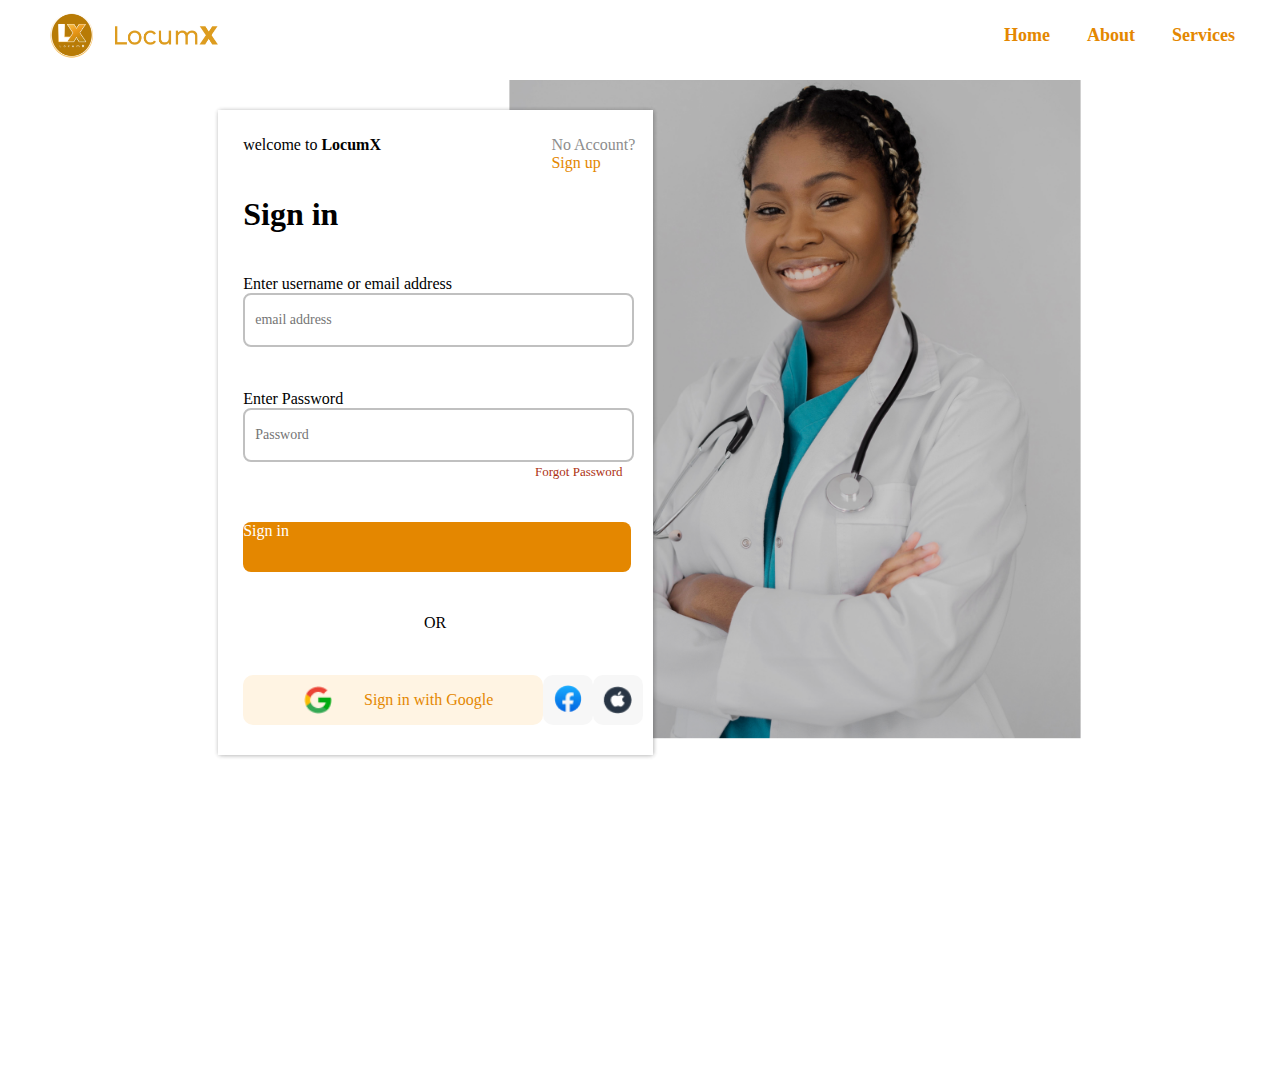
<file: Locum X Main/html/IndLogin.html>
<!DOCTYPE html>
<html lang="en" dir="ltr">
  <head>
    <meta charset="UTF-8">
    <meta name="viewport" content="width=device-width, initial-scale=1.0">
    <title>LocumX</title>
    <link rel="stylesheet" href="../CSS1/style.css">
    <link rel="stylesheet" href="../CSS1/sign.css">
   </head>
<body>
    <nav>
        <div class="menu">
            <img class="logo" src="../images1/Logo.png" alt="">
            <div class="subsCon">
                <ul>
                    <li><a href="index.html">Home</a></li>
                    <li><a href="about.html">About</a></li>
                    <li><a href="#">Services</a></li>
                </ul>
            </div>
        </div>
    </nav>
    <div id="container">
        <img class="baseimage signinImg" src="../images1/Rectangle 80.png" alt="">
        
        <form class="signform signin" action="submit">
            <p id="redir">No Account?<br><a href="../html/IndSignup.html">Sign up</a></p>
            <p>welcome to <span>LocumX</span></p>
            <h1>Sign in</h1>
            <div>
                <label>Enter username or email address</label><br>
                <input type="email" name="email" placeholder="email address">
            </div>
            <div>
                <label>Enter Password</label><br>
                <input type="password" name="password" placeholder="Password">
                <a href="#" id="Fpassword">Forgot Password</a>
            </div>
            <a href="MainScreenInd.html"><div id="submitit">Sign in</div><!--<input type="submit" name="signin" value="Sign in">--></a>
            <span id="or">OR</span>
            <div id="otherOpt">
                <a href=""><div id="googleOpt"><img src="../icons1/google.png"> <span>Sign in with Google</span></div></a>
                <a href=""><div class="smallOpt"><img src="../icons1/facebook1.png"></div></a>
                <a href=""><div class="smallOpt"><img src="../icons1/apple.png"></div></a>
            </div>
        </form>
    </div>
</body>
</html>
</file>
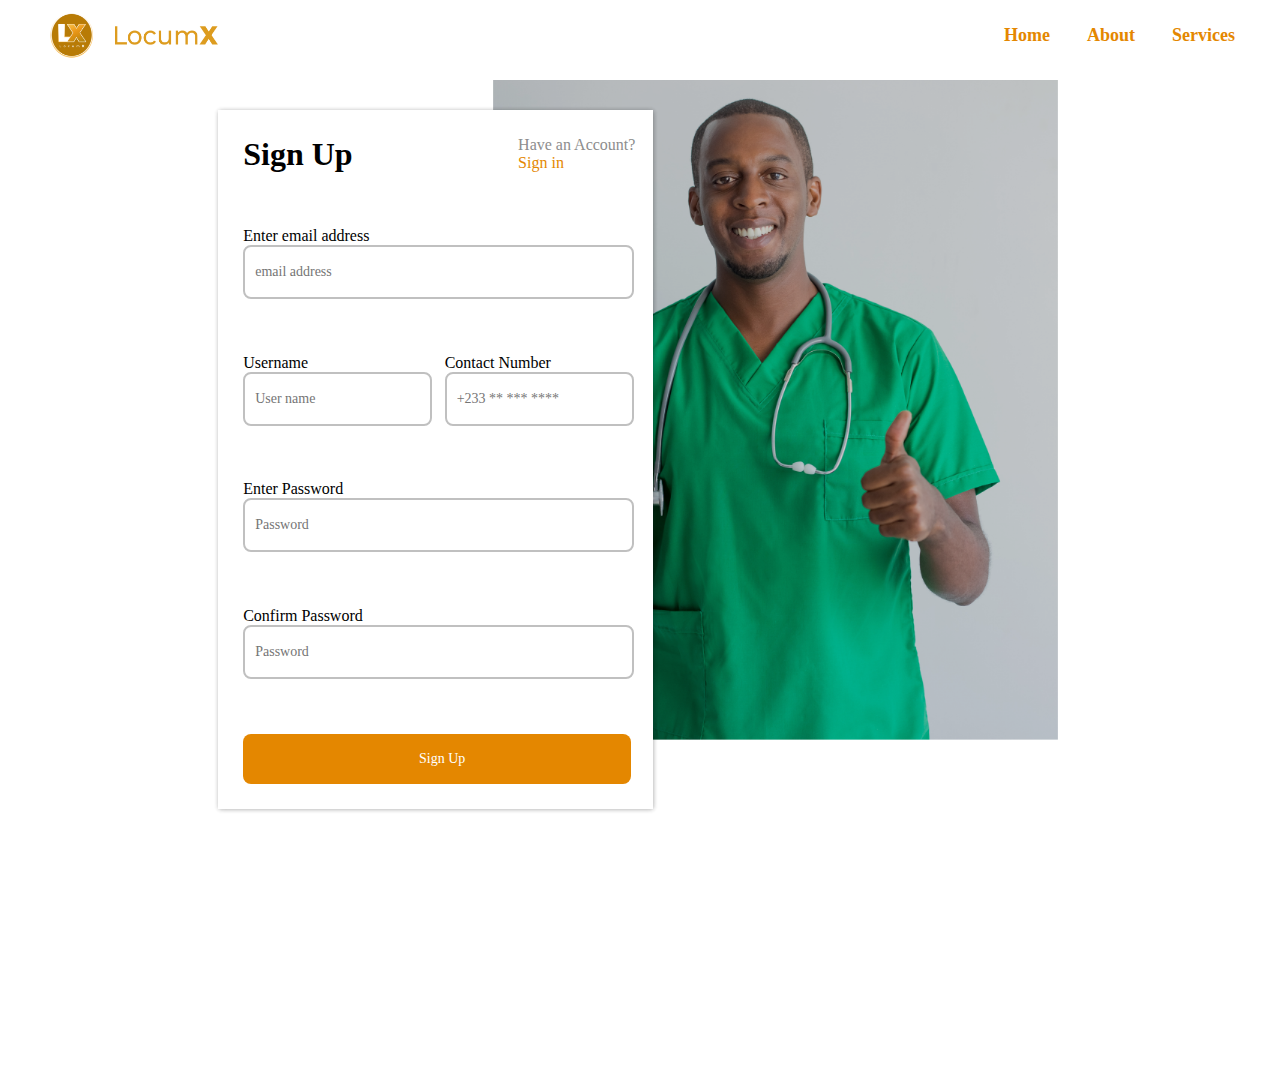
<file: Locum X Main/html/IndSignup.html>
<!DOCTYPE html>
<html lang="en" dir="ltr">
  <head>
    <meta charset="UTF-8">
    <meta name="viewport" content="width=device-width, initial-scale=1.0">
    <title>LocumX</title>
    <link rel="stylesheet" href="../CSS1/style.css">
    <link rel="stylesheet" href="../CSS1/sign.css">
   </head>
<body>
    <nav>
        <div class="menu">
            <img class="logo" src="../images1/Logo.png" alt="">
            <div class="subsCon">
                <ul>
                    <li><a href="#">Home</a></li>
                    <li><a href="#">About</a></li>
                    <li><a href="#">Services</a></li>
                </ul>
            </div>
        </div>
    </nav>
    <div id="container">
        <img class="baseimage" src="../images1/Rectangle 81.png" alt="">
        
        <form class="signform" action="submit">
            <p id="redir">Have an Account?<br><a href="../html/IndLogin.html">Sign in</a></p>
            <h1>Sign Up</h1>
            <div>
                <label>Enter email address</label><br>
                <input type="email" name="email" placeholder="email address">
            </div>
            <div id="shorts">
                <div class="shortinput">
                    <label>Username</label><br>
                    <input type="text" name="username" placeholder="User name">
                </div>
                <div class="shortinput">
                    <label>Contact Number</label><br>
                    <input type="tel" name="tele" placeholder="+233 ** *** ****">
                </div>
            </div>
            <div>
                <label>Enter Password</label><br>
                <input type="password" name="password" placeholder="Password">
            </div>
            <div>
                <label>Confirm Password</label><br>
                <input type="password" name="password" placeholder="Password">
            </div>
            <input type="submit" name="sign up" value="Sign Up">
        </form>
    </div>
</body>
</html>
</file>
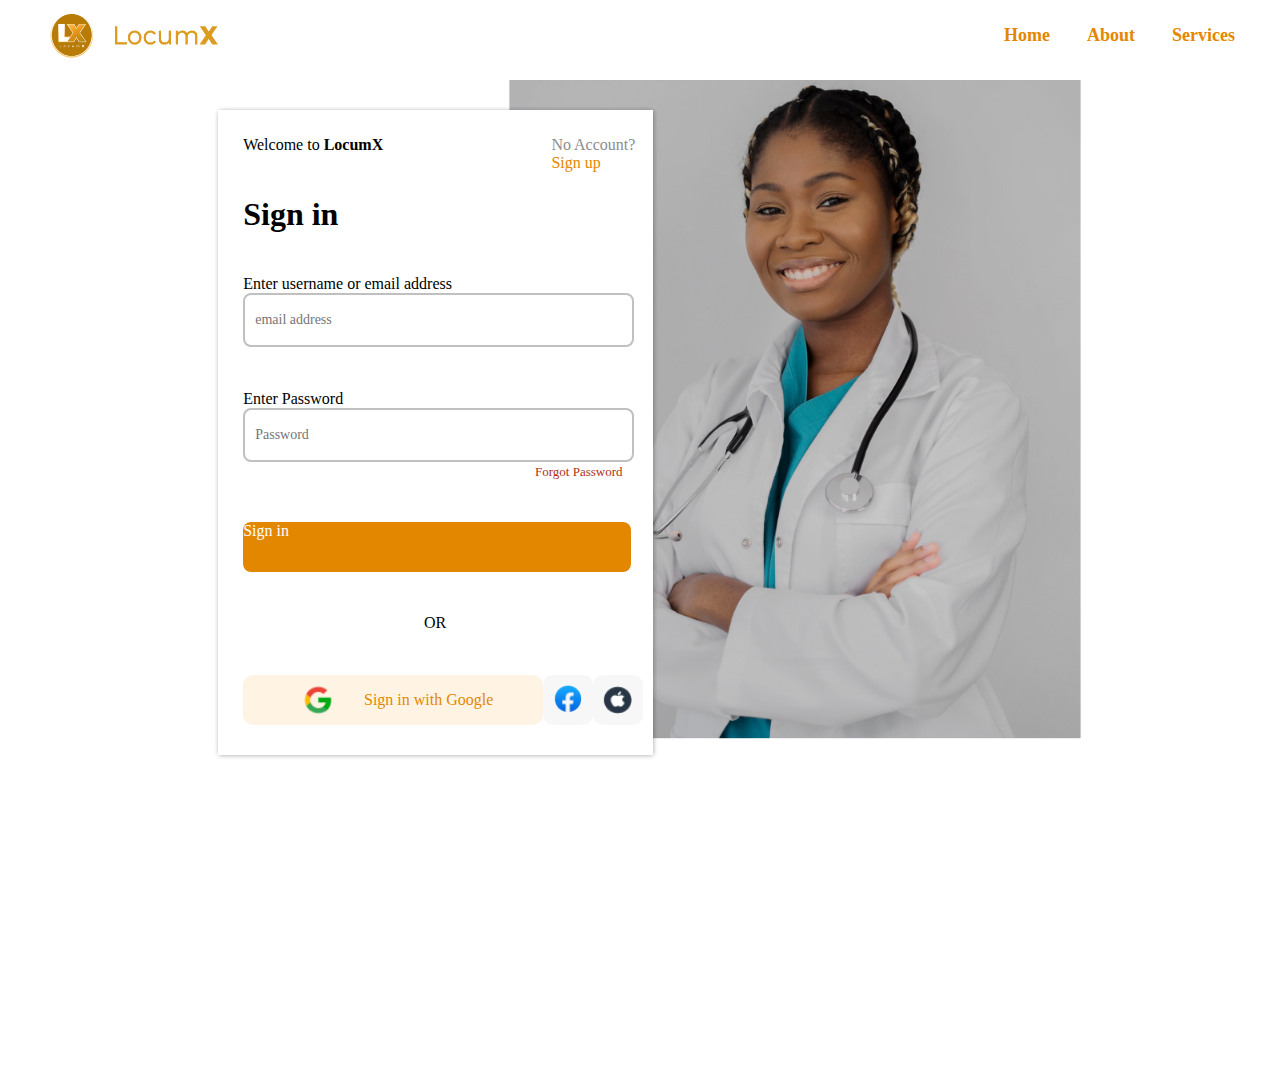
<file: Locum X Main/html/InstLogin.html>
<!DOCTYPE html>
<html lang="en" dir="ltr">
  <head>
    <meta charset="UTF-8">
    <meta name="viewport" content="width=device-width, initial-scale=1.0">
    <title>LocumX</title>
    <link rel="stylesheet" href="../CSS1/style.css">
    <link rel="stylesheet" href="../CSS1/sign.css">
   </head>
<body>
    <nav>
        <div class="menu">
            <img class="logo" src="../images1/Logo.png" alt="">
            <div class="subsCon">
                <ul>
                    <li><a href="#">Home</a></li>
                    <li><a href="#">About</a></li>
                    <li><a href="#">Services</a></li>
                </ul>
            </div>
        </div>
    </nav>
    <div id="container">
        <img class="baseimage signinImg" src="../images1/Rectangle 80.png" alt="">
        
        <form class="signform signin" action="submit">
            <p id="redir">No Account?<br><a href="../html/InstSignup.html">Sign up</a></p>
            <p>Welcome to <span>LocumX</span></p>
            <h1>Sign in</h1>
            <div>
                <label>Enter username or email address</label><br>
                <input type="email" name="email" placeholder="email address">
            </div>
            <div>
                <label>Enter Password</label><br>
                <input type="password" name="password" placeholder="Password">
                <span id="Fpassword">Forgot Password</span>
            </div>
            <a href="MainScreenIns.html"><div id="submitit">Sign in</div><!--<input type="submit" name="signin" value="Sign in">--></a>
            <span id="or">OR</span>
            <div id="otherOpt">
                <a href=""><div id="googleOpt"><img src="../icons1/google.png"> <span>Sign in with Google</span></div></a>
                <a href=""><div class="smallOpt"><img src="../icons1/facebook1.png"></div></a>
                <a href=""><div class="smallOpt"><img src="../icons1/apple.png"></div></a>
            </div>
        </form>
    </div>
</body>
</html>
</file>
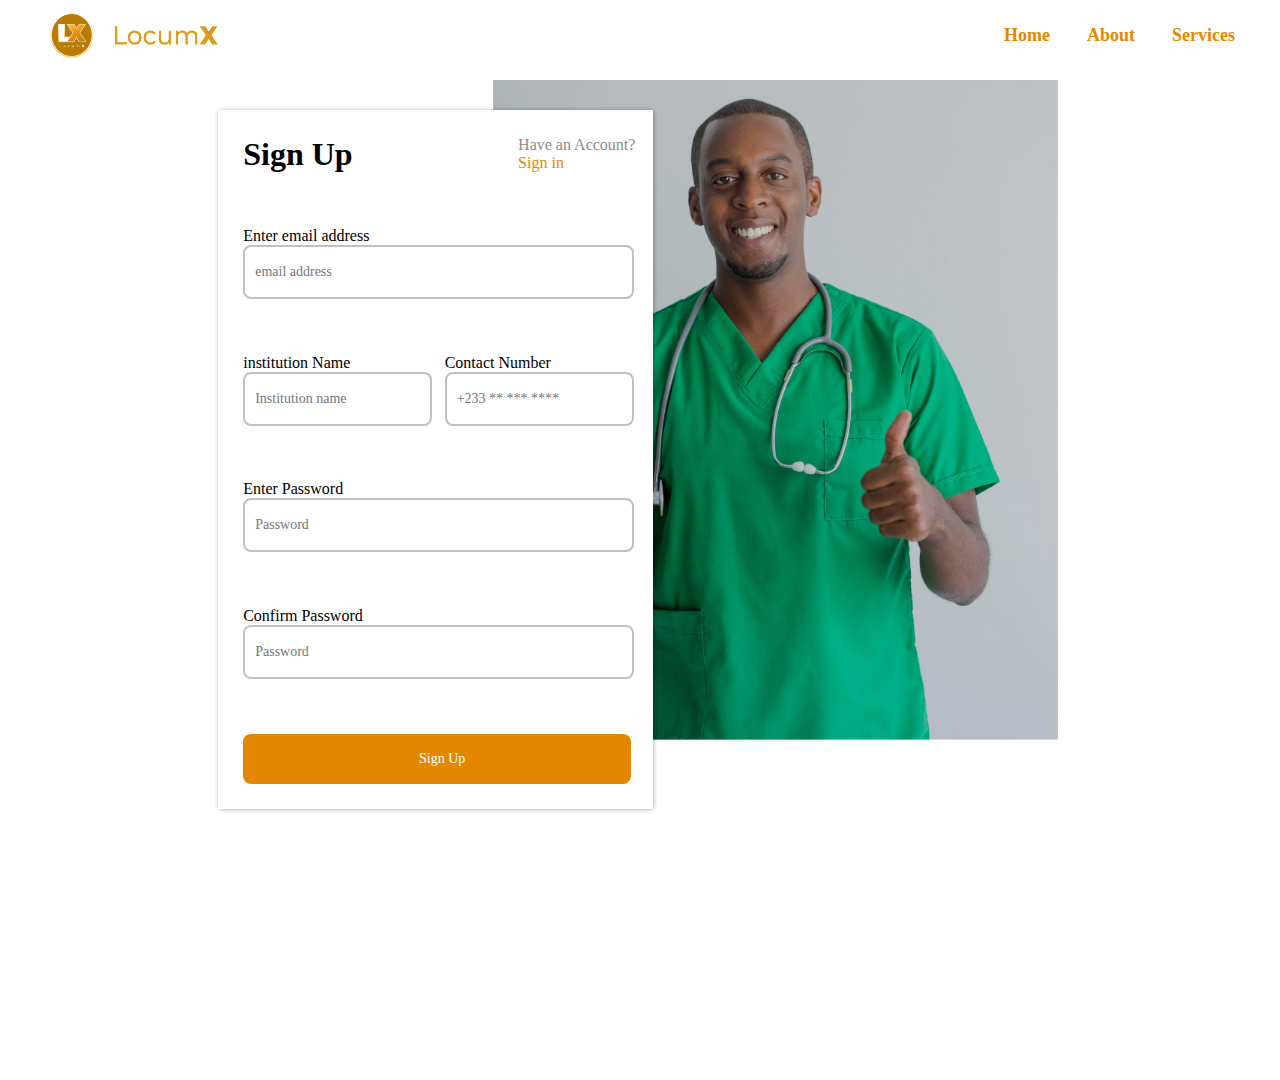
<file: Locum X Main/html/InstSignup.html>
<!DOCTYPE html>
<html lang="en" dir="ltr">
  <head>
    <meta charset="UTF-8">
    <meta name="viewport" content="width=device-width, initial-scale=1.0">
    <title>LocumX</title>
    <link rel="stylesheet" href="../CSS1/style.css">
    <link rel="stylesheet" href="../CSS1/sign.css">
   </head>
<body>
    <nav>
        <div class="menu">
            <img class="logo" src="../images1/Logo.png" alt="">
            <div class="subsCon">
                <ul>
                    <li><a href="#">Home</a></li>
                    <li><a href="#">About</a></li>
                    <li><a href="#">Services</a></li>
                </ul>
            </div>
        </div>
    </nav>
    <div id="container">
        <img class="baseimage" src="../images1/Rectangle 81.png" alt="">
        
        <form class="signform" action="submit">
            <p id="redir">Have an Account?<br><a href="InstLogin.html">Sign in</a></p>
            <h1>Sign Up</h1>
            <div>
                <label>Enter email address</label><br>
                <input type="email" name="email" placeholder="email address">
            </div>
            <div id="shorts">
                <div class="shortinput">
                    <label>institution Name</label><br>
                    <input type="text" name="username" placeholder="Institution name">
                </div>
                <div class="shortinput">
                    <label>Contact Number</label><br>
                    <input type="tel" name="tele" placeholder="+233 ** *** ****">
                </div>
            </div>
            <div>
                <label>Enter Password</label><br>
                <input type="password" name="password" placeholder="Password">
            </div>
            <div>
                <label>Confirm Password</label><br>
                <input type="password" name="password" placeholder="Password">
            </div>
            <input type="submit" name="sign up" value="Sign Up">
        </form>
    </div>
</body>
</html>
</file>
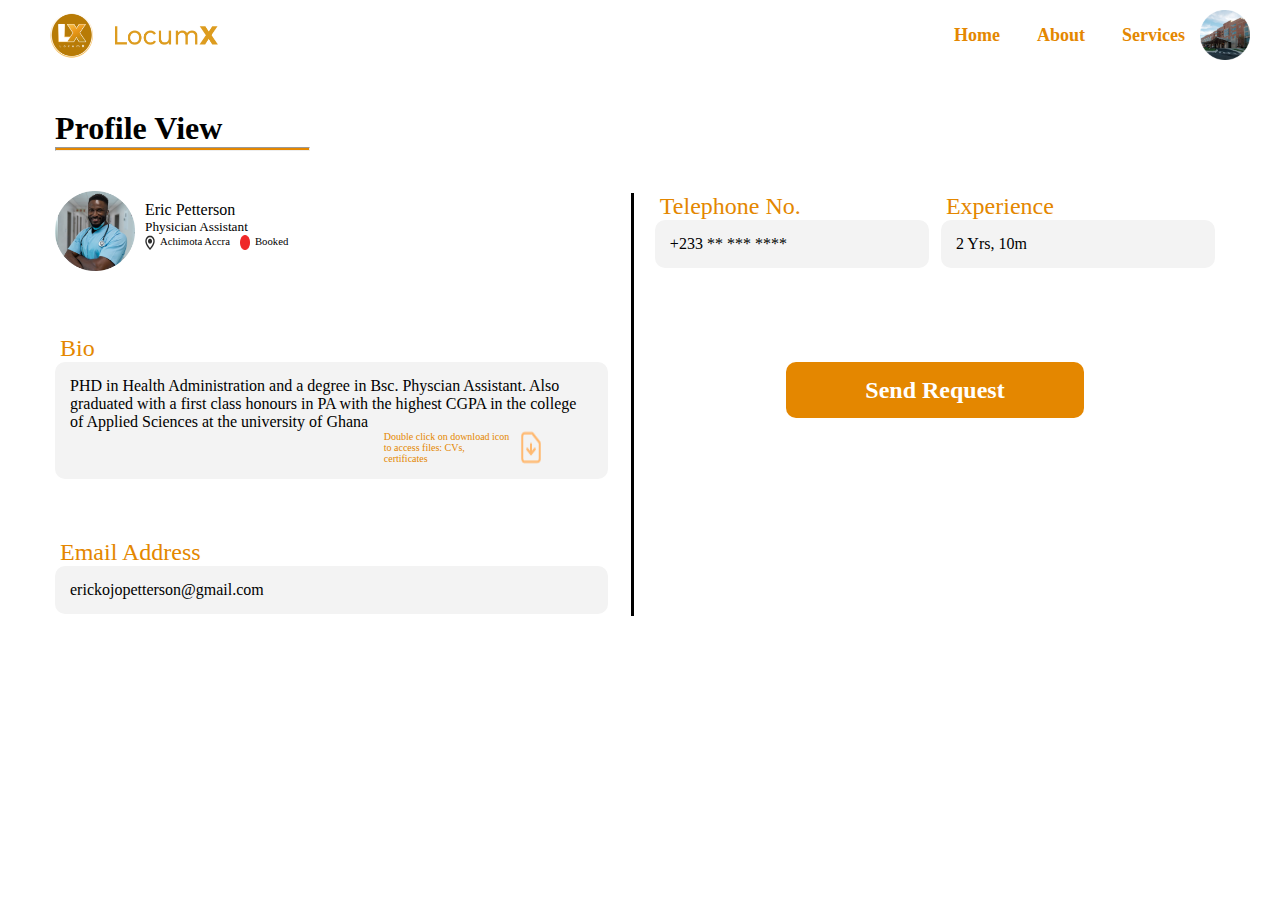
<file: Locum X Main/html/profileView.html>
<!DOCTYPE html>
<html lang="en" dir="ltr">
  <head>
    <meta charset="UTF-8">
    <meta name="viewport" content="width=device-width, initial-scale=1.0">
    <title>LocumX</title>
    <link rel="stylesheet" href="../CSS1/homepage.css">
    <link rel="stylesheet" href="../CSS1/profile.css">
    <link rel="stylesheet" href="../CSS1/style.css">
   </head>
<body>
    <nav>
        <div class="menu">
            <img class="logo" src="../images1/Logo.png" alt="">
            <div class="subsCon">
                <ul>
                    <li><a href="#">Home</a></li>
                    <li><a href="#">About</a></li>
                    <li><a href="#">Services</a></li>
                </ul>
                <a class="profileLogo" href="../html/profile.html"><img class="profileImg" src="../images1/Ellipse 9.png"></a>
            </div>
        </div>
    </nav>
    <div class="profileContainer">
        <h1>Profile View</h1>
        <hr>
        <div class="info">
            <div class="imgCon"><img class="f_img" src="../images1/Ellipse 24.png"></div>
            <div class="Pname">
                <h4>Eric Petterson</h4>
                <h5>Physician Assistant</h5>
                <div id="locStat">
                    <img  src="../icons1/location.png"><h6 id="loc">Achimota Accra</h6><img id="redDot" src="../icons1/reddot.png"><h6> Booked</h6>
                </div>
            </div>
        </div>
        <div id="bio">
            <span class="labelText">Bio</span>
            <div class="bioText">
                <p>PHD in Health Administration and a degree in Bsc. Physcian Assistant. Also graduated with a first class honours in PA with the highest CGPA in the college of Applied Sciences at the university of Ghana</p>
                <a href="#">
                    <div id="cv">
                        <span>Double click on download icon to access files: CVs, certificates</span>
                        <img src="../icons1/filedownload.png">
                    </div>
                </a>
            </div>
        </div>
        <div id="E_textbox">
            <span class="labelText">Email Address</span><br>
            <div class="bioText">
                <a>erickojopetterson@gmail.com</a>
            </div>
        </div>
        <div id="vl"></div>
        <div id="tele">
            <span class="labelText">Telephone No.</span><br>
            <div class="bioText">
                <span>+233 ** *** ****</span>
            </div>
        </div>
        <div id="expe">
            <span class="labelText">Experience</span>
            <div class="bioText">
                <span>2 Yrs, 10m</span>
            </div>
        </div>
        <div id="Sreq">Send Request</div>
    </div>
</body>
</html>
</file>
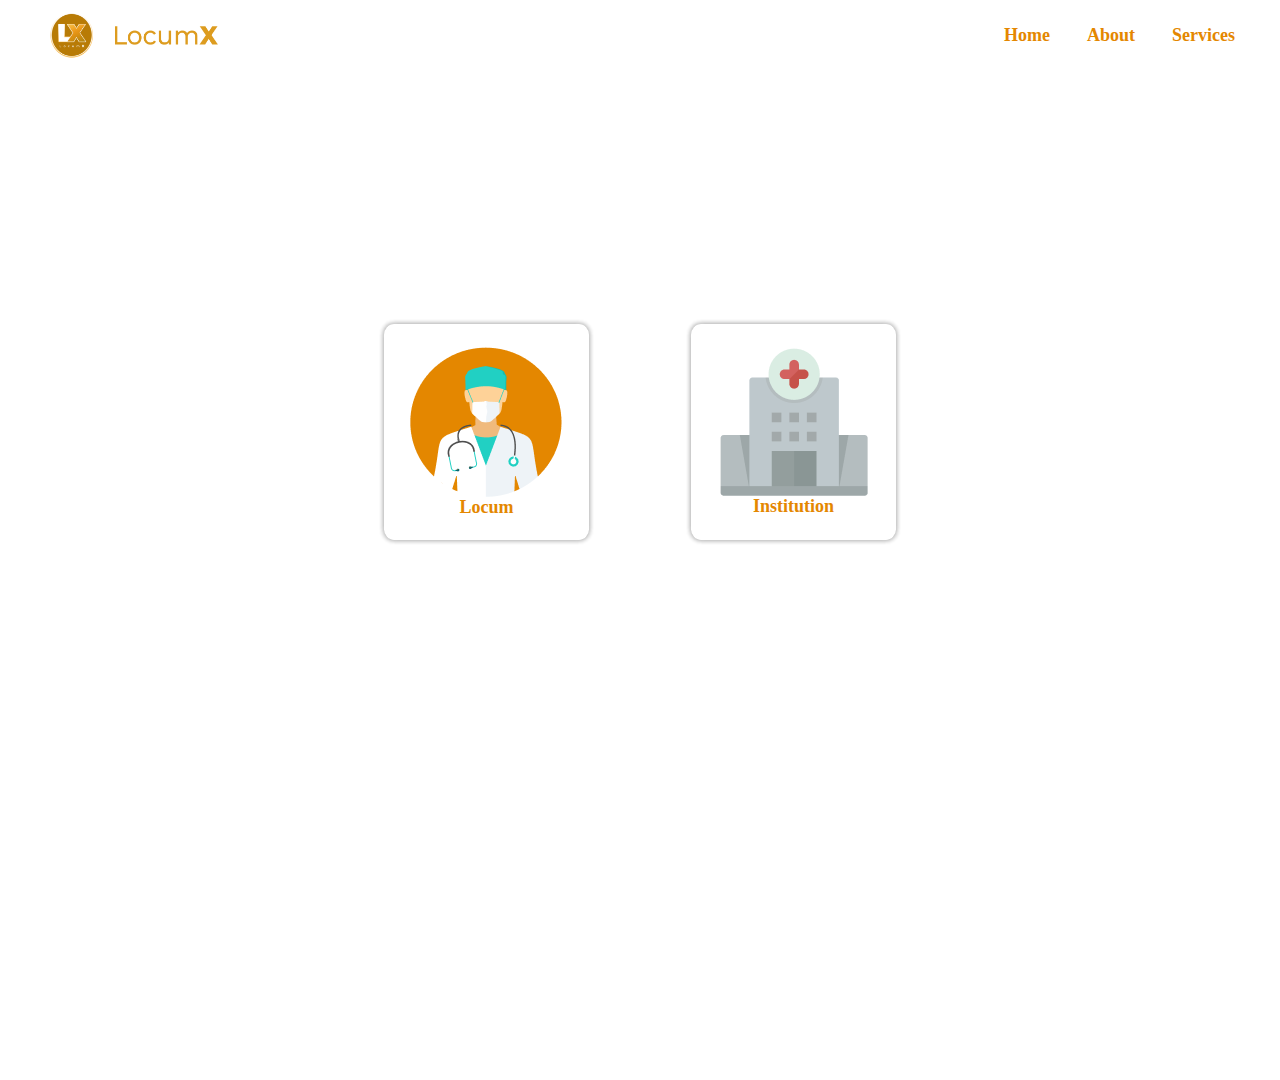
<file: Locum X Main/html/Usertype.html>
<!DOCTYPE html>
<html lang="en" dir="ltr">
  <head>
    <meta charset="UTF-8">
    <meta name="viewport" content="width=device-width, initial-scale=1.0">
    <title>LocumX</title>
    <link rel="stylesheet" href="../CSS1/style.css">
    <link rel="stylesheet" href="../CSS1/sign.css">
   </head>
<body>
    <nav>
        <div class="menu">
            <img class="logo" src="../images1/Logo.png" alt="">
            <div class="subsCon">
                <ul>
                    <li><a href="index.html">Home</a></li>
                    <li><a href="">About</a></li>
                    <li><a href="#">Services</a></li>
                </ul>
            </div>
        </div>
    </nav>
    <div id="container1">
        <div id="typecontainer">
            <a href="IndLogin.html"><div id="types">
                <img src="../icons1/locum.png">
                    <span>Locum</span>
            </div></a>
            <a href="InstLogin.html"><div id="types">
                <img src="../icons1/institution.png">
                <span>Institution</span>
            </div></a>
        </div>
    </div>
</body>
</html>
</file>
<file: Locum X Main/CSS1/style.css>
*{
  margin: 0;
  padding: 0;
  
  font-family: 'Poppins';
}

body {
  width: 100%;
  color:black;
  overflow-x: hidden;
  background-color: white;
}
::selection{
  color: #000;
  background: #fff;
}
nav{
    position: fixed;
    top: 0px;
    left: 0px;
    background: white;
    height: 80px;
    width: 100%;
    z-index: 12;

  }

  .logo {
    height: 70px;
    width: 180px;
    margin-left: 3%;
  }

  nav .menu{
    max-width: 1250px;
  
    display: flex;
    flex-direction: row;
    align-items: center;
    justify-content: space-between;
  }
  .menu .logo a{
    text-decoration: none;
    color: #fff;
    font-size: 35px;
    font-weight: 600;
  }

  .subsCon {
    display: flex;
    flex-direction: row;
    align-items: center;
    justify-content: space-between;
  }

  .menu ul{
    display: inline-flex;
    margin-right: -15%;
  }

  .menu ul li{
    list-style: none;
    margin-left: 7px;
  }
  .menu ul li:first-child{
    margin-left: 0px;
  }
  .menu ul li a{
    text-decoration: none;
    color: #FCAA2D;
    font-size: 18px;
    font-weight: 800;
    padding: 8px 15px;
    border-radius: 5px;
    transition: all 0.3s ease;
  }

  .profileLogo {
    height: 50px;
  }

  .profileImg {
    height: 50px;
    width: 50px;
    /*transform: scale(0.5, 0.5);*/

  }

  .menu ul li a:hover{
    background: #fff;
    color: rgb(7, 138, 158);
  }

  .menu ul li a{
    text-decoration: none;
    color:  #E48700;
    font-size: 18px;
    font-weight: 800;
    padding: 8px 15px;
    border-radius: 5px;
    transition: all 0.3s ease;
  }
  .menu ul li a:hover{
    background: none;
  }

/* for index html file only*/

#overlay {
  position: absolute;
  top: 80px;
  left: 0;
  color: white;
  Height: 1000px;
  width: 100%;
  
}

#overlay_con {
  height: 100%;
  width: 100%;
  padding: 20% 0 0 5%;
}

#overlay h1 {
  font-size: 55px;
  padding-right: 40%;
}

#overlay input {
  height: 100px;
  width: 500px;
  font-size: xx-large;
  font-weight: 600;
  color: white;
  cursor: pointer;
  border: none;
  border-radius: 10px;
  margin-right: 30px;
  background-color: #E48700;
}

#overlay #login_color {
  color: #E48700;
  background-color: white;
}

.about {
  position: relative;
  height: 800px;
  width: 100%;
  padding: 50px 5%;
  display: flex;
  flex-direction: column;
  justify-content: center;
}

.about h1, .services h1 {
  margin-left: 45%;
}

.about hr, .services hr {
  margin-left: 30%;
  height: 5px;
  width: 35%;
  background-color: #E48700;
}

.A_contents {
  display: flex;
  flex-direction: row;

}

.A_contents img {
  transform: scale(0.8, 0.8);
}

.A_contents span {
  margin-top: 6%;
  font-size: larger;
  text-align: justify;
  text-justify: inter-word;
  padding-right: 12%;
}

.A_contents p {
  margin-top: 1%;
  text-justify:auto;
}

.services {
  position: relative;
  Height: 500px;
  width: 100%;
}

.servCon {
  display: flex;
  flex-direction: row;
  padding: 20px 15% 0 5%;
}

.servCon span {
  font-size: larger;
  color: #E48700;
}

.servCon p {
  text-align: center;
}

.servplacing {
  Padding: 0 40px;
  display: flex;
  flex-direction: column;
  align-items: center;
}

.services img {
  transform: scale(0.7, 0.7);
}

#contact {
  position: relative;
  height: 600px;
  width: 100%;
  padding: 50px 10%;
}

#contact h1 {
  margin-left: 35%;
}

#contact hr {
  margin: 0 0 5% 20%;
}

#contCon {
  Height: 100%;
  width: 60%;
  padding-left: 7%;
  display: flex;
  flex-direction: row;
  justify-content: space-between;
}

#conForm {
  height: 70%;
  width: 40%;
  color:#FCAA2D;
  display: flex;
  flex-direction: column;
  align-items: center;
  justify-content: space-between;
}

#conForm label {
  padding-left: 10px;
}

#conForm input, #conForm textarea {
  width: 550px;
  height: 40px;
  padding-left: 10px;
  border: none;
  border-radius: 5px;
  background-color: #F3F3F3;
}

#conForm textarea {
  height: 120px;
}

#conForm input[type=submit] {
  cursor: pointer;
  font-size: large;
  font-weight: 600;
  width: 40%;
  color: white;
  background-color: #E48700;
}

#reach_us {
  padding-top: 8%;
}
</file>
<file: Locum X Main/CSS1/sign.css>
body {
    width: 100%;
    height: 120vh;
    color:black;
    overflow-x: hidden;
    background-color: white;
    overflow-y: hidden;
  }

  a {
      text-decoration: none;
  }

#container {
    position: relative;
    width: 100%;
    height: 100%;
}

.baseimage {
    position: absolute;
    top: -40px;
    right: 10%;
    transform: scale(0.75, 0.75);

}


.signform {
    position: absolute;
    top:110px;
    left: 17%;
    Width: 30%;
    height: 60%;
    background-color: white;
    border: none;
    box-shadow: 0.5px 0.5px 5px rgba(0, 0, 0, 0.1), -0.5px -0.5px 5px rgba(0, 0, 0, 0.1), -0.5px 0.5px 5px rgba(0, 0, 0, 0.1), 0.5px -0.5px 5px rgba(0, 0, 0, 0.1);
    padding: 2% 2%;
    display: flex;
    flex-direction: column;
    justify-content: space-between;
}

.signform #redir {
    position: absolute;
    right: 4%;
    color: #8D8D8D;
}

.signform p span {
    font-weight: 700;
}

.signform p a {
    color: #E48700;
    cursor: pointer;

}

#shorts {
    padding-right: 1%;
    display: flex;
    flex-direction: row;
    justify-content: space-between;
}

.shortinput {
    width: 47%;
}

input {
    width: 98%;
    height: 50px;
    font-size: 14px;
    border: 2px solid #C0C0C0;
    border-radius: 8px;
    padding-left: 10px;
}

input[type=submit], #submitit {
    width: 101%;
    height: 50px;
    color: white;
    cursor: pointer;
    border: none;
    border-radius: 8px;
    background-color: #E48700;
}

/* for sign in*/
.signinImg {
    top: -25px;
    transform: scale(0.8, 0.8);
}

.signin {
    height: 55%;
}

#Fpassword {
    font-size: small;
    color: #AD3113;
    margin-left: 76%;
}

#or {
    align-self:center;
}

#otherOpt {
    height: 55px;
    display: flex;
    flex-direction: row;
    justify-content: space-between;
}

#googleOpt {
    width: 300px;
    height: 50px;
    color: #E48700;
    cursor: pointer;
    border: none;
    border-radius: 10px;
    background-color: #FFF4E3;
}

#otherOpt div {
    display: flex;
    flex-direction: row;
    justify-content: center;
}

#googleOpt span {
    align-self: center;
}

.smallOpt {
    width: 50px;
    height: 50px;
    border-radius: 10px;
    background-color: #F7F7F7;
}

#otherOpt img {
    margin-right: 7%;
    transform: scale(0.6, 0.6)
}

.smallOpt img {
    margin-left: 7%;
    align-items: center;
}


/* Exclusively for Accounttype html file */
#container1 {
    position: relative;
    width: 100%;
    height: 100%;
    display: flex;
    align-items: center;
    justify-content: center;
}

#typecontainer {
    width: 40%;
    height: 40%;
    display: flex;
    flex-direction: row;
    justify-content: space-between;
}

#typecontainer a {
    width: 40%;
    height: 50%;
}

#types {
    width: 100%;
    height: 100%;
    font-size:large;
    font-weight: 700;
    color:#E48700;
    border-radius: 5%;
    box-shadow: 0.5px 0.5px 5px rgba(0, 0, 0, 0.1), -0.5px -0.5px 5px rgba(0, 0, 0, 0.1), -0.5px 0.5px 5px rgba(0, 0, 0, 0.1), 0.5px -0.5px 5px rgba(0, 0, 0, 0.1);
    display: flex;
    flex-direction: column;
    justify-content: center;
    align-items: center;
}
</file>
<file: Locum X Main/CSS1/homepage.css>
/* Slideshow container */


.slideContainer {
  position: relative;
  height: 100%;
  width: 100%;
}

.carousel img {
  height: 1080px;
  width: 1920px;
}

/* Hide the images by default*/
.mySlides {
  display: none;
  
}

/* Next & previous buttons */
.prev, .next {
  cursor: pointer;
  position: absolute;
  top: 50%;
  height: 60px;
  width: 60px;
  padding: 16px 20px 16px 10px;
  color: white;
  font-weight: bold;
  font-size: 18px;
  transition: 0.6s ease;
  border-radius: 50%;
  user-select: none;
}

.prev img, .next img {
  margin-left: 12px;
  margin-top: 12px;
}

/* Position the "next button" to the right */
.prev {
  left: 1%;
}

.next {
  right: 1%;
  padding:16px 10px 16px 20px;
}

/* On hover, add a black background color with a little bit see-through */
.prev:hover, .next:hover {
  background-color: white;
}

/* Caption text */
.text {
  color: #f2f2f2;
  font-size: 15px;
  padding: 8px 12px;
  position: absolute;
  bottom: 8px;
  width: 100%;
  text-align: center;
}

.dotnav {
  position:absolute;
  left: 0;
  bottom: 1%;
  width: 100%;
  padding: 20px 0;
}

/* The dots/bullets/indicators */
.dot {
  cursor: pointer;
  height: 10px;
  width: 40px;
  margin: 0 2px;
  background-color: #bbb;
  display: inline-block;
  transition: background-color 0.6s ease;
}

.active, .dot:hover {
  background-color: #717171;
}

/* Fading animation */
.fade {
  animation-name: fade;
  animation-duration: 1.5s;
}

@keyframes fade {
  from {opacity: .4}
  to {opacity: 1}
}

#available {
  position: relative;
  width: 90%;
  height: 600px;
  padding: 50px 10%;
  margin-bottom: 100px;

}

#circle {
  position: absolute;
  top: 20%;
  left: 3%;
  top: -20%;
  width: 300px;
  height: 300px;
  z-index: -1;
  transform: rotate(125deg);
}

#circle1 {
  position: absolute;
  top: 8%;
  right: 20%;
  transform: scale(0.8, 0.8);
  z-index: -1;
}

#circle2 {
  position: absolute;
  bottom: -20%;
  right: 10%;
  transform: scale(0.6, 0.6);
}

#circle3 {
  position: absolute;
  bottom: -8%;
  left: -3%;
  transform: scale(0.78, 0.78);
  z-index: -1;
}

#circle4 {
  position: absolute;
  top: 50%;
  left: 40%;
  transform: scale(1, 1);
  z-index: -1;
}

h1 {
  font-weight: 600;
}

hr {
  width: 40%;
  height: 2px;
  background-color: #FCAA2D;
}

.jobs {
  height: 50%;
  width: 100%;
  margin-top: 5%;
}

.jobs a {
  color: black;
}

.pan {
  position: absolute;
  top: 20%;
  left: 8%;
  height: 200px;
  width: 30%;
  border: 1px solid #F3F3F3;
  border-radius: 10px;
  margin-right: 10%;
  box-shadow: 10px 10px 10px #E0E0E0;
  background-color: white;
}

.pan1 {
  position: absolute;
  top: 20%;
  right: 24%;
  height: 200px;
  width: 30%;
  border: 1px solid #F3F3F3;
  border-radius: 10px;
  box-shadow: 10px 10px 10px #E0E0E0;
  background-color: white;
}

.pan2 {
  position: absolute;
  top: 70%;
  left: 8%;
  height: 200px;
  width: 30%;
  border: 1px solid #F3F3F3;
  border-radius: 10px;
  box-shadow: 10px 10px 10px #E0E0E0;
  background-color: white;
}

.pan3 {
  position: absolute;
  top: 70%;
  right: 24%;
  height: 200px;
  width: 30%;
  border: 1px solid #F3F3F3;
  border-radius: 10px;
  box-shadow: 10px 10px 10px #E0E0E0;
  background-color: white;
}

#newpan {
  position: absolute;
  bottom: 10%;
  right: 35%;
  height: 100px;
  width: 100px;
  cursor: pointer;
  border-radius: 50%;
  color: white;
  font-size: xx-large;
  font-weight: 400;
  background-color: #FCAA2D;
  display: flex;
  flex-direction: row;
  align-items: center;
  justify-content: center;
}


.panmain {
  display: flex;
  flex-direction: row;
}

.pname {
  margin-top: 8%;
  font-weight: 300;
}

.jobs img {
  transform: scale(0.7, 0.7);
}

h4 {
  font-weight: 500;
}

.details {
  font-size: 18px;
  font-weight: 300;
  display: flex;
  flex-direction: row;
  align-items: center;
  justify-content: space-between;
  padding: 5px 10%;
}
    
.detailborders {
  color: #FCAA2D;
  border-left: 3px solid #B3B3B3;
  border-right: 3px solid #B3B3B3;
  Padding: 0px 6%;
}

#search {
  position: relative;
  height: 550px; 
  width: 100%;
  background-color: white;
  padding: 50px 10%;
}

#search input[type=text] {
  text-align: left;
  height: 80px;
  width: 70%;
  font-size: large;
  border: none;
  border-radius: 5px;
  padding-left: 80px;
  margin-top: 150px;
  margin-left: 5%;
  background-color: #F3F3F3;
}

#search input[type=button] {
  position: absolute;
  top: 40%;
  left: 30%;
  height: 70px;
  width: 25%;
  cursor: pointer;
  font-size: large;
  border: none;
  border-radius: 5px;
  margin-top: 150px;
  background-color: #FCAA2D;
}

#viewed {
  position: relative;
  height: 600px; 
  width: 100%;
  background-color: white;
  padding: 50px 10%;
  margin-bottom: 100px;
  display: flex;
  flex-direction: column;
  justify-content: space-between;
}

footer {
  position: relative;
  height: 500px;
  width: 100%;
  padding: 50px 5%;
}

.footbar {
  width: 90%;
  display: flex;
  flex-direction: row;
  padding-left: 2%;
  align-items: center;
  justify-content: space-between;
  background-color: #D9D9D9;
}

.footbar ul {
  display: inline-flex;
}

.footbar ul li {
  height: 70px;
  width: 250px;
  list-style: none;
  padding: 3% 2%;
  
}

.footbar ul li a {
  text-decoration: none;
  color: #2B2B2B;
  font-size: 21px;
  font-weight: 600;
  border-radius: 5px;
  transition: all 0.3s ease;
}

.footmain {
  position: absolute;
  bottom: 0px;
  left: 0px;
  height: 300px;
  width: 100%;
  padding: 5% 10%;
  background-color: #FEA918;
  z-index: 1;
}

.newsL {
  height: 300px;
  width: 35%;
}

.newsL h1 {
  font-size: 54px;
  margin-bottom: 5%;
}

.newsL span {
  font-size: 20px;
  margin-bottom: 5%;
}

.newsL input[type=email] {
  height: 15%;
  width: 70%;
  border: none;
  border-radius: 5px;
  padding-left: 10px;
  margin-top: 7%;
}

.newsL input:focus {
  outline: none;
}

.logoCon {
  position: absolute;
  bottom: 35%;
  right: 30%;
  height: 70%;
  width: 20%;
  transform: scale(0.7, 0.7);
}

.iconCon {
  display: flex;
  flex-direction: row;
  justify-content: space-between;
}

/*index file*/
.copy{
  font-size: 18px;
  font-weight: 400;
  color: #fff;
  word-spacing: 7px;
  background-color:#FEA918;
  text-align: center;
  padding: 15px ;
}

/* Exclusively for MainScreenInd html file*/

#helpOpt {
  width: 100%;
  height: 500px;
  margin-top: 5%;
  padding: 0 10% 0 0;
  display: flex;
  flex-direction: row;
  justify-content: space-between;
  align-items: center;
}

.helpinfo {
  width: 46%;
  padding: 0 5%;
  display: flex;
  flex-direction: column;
  align-items: center;
  justify-content: center;
}

.helpinfo div {
  width: 200px;
  height: 200px;
  background-color: #FCAA2D;
  border-radius: 50%;
  display: flex;
  align-items: center;
  justify-content: center;
}

.helpinfo span {
  font-size: large;
  font-weight: 600;
}

.helpinfo p {
  font-weight: 300;
  text-align: center;
  
}
</file>
<file: Locum X Main/CSS1/profile.css>
*{
    margin: 0;
    padding: 0;
    
    font-family: 'Poppins';
  }

body {
  width: 100%;
  height: 800px;
  overflow-y: hidden;
}
  
.profileContainer {
  position: relative;
  top: 80px;
  width: 90%;
  padding: 30px 20px;
  margin-left: 35px;
}


hr {
  width: 22%;
  height: 2px;
  background-color: #E48700;
}

.location, .info {
  display: inline-flex;
  margin-top: 40px;
}

.locText, .Pname {
  margin-left: 10px;
  padding-top: 20px;
}

form {
  margin-top: 50px;
  width: 100%;
}

.labelText {
  color: #E48700;
  font-size:x-large;
  font-weight: 500;
  margin-left: 5px;
}

.F_section {
  position: absolute;
  top: 35%;
  right: 5%;
}

.input {
  height: 50px;
  width: 50%;
  border: none;
  border-radius: 5px;
  padding-left: 10px;
  background-color: #F3F3F3;
  margin-bottom: 60px;
}

.input:focus{
  outline: 5px;
  outline-color: #E48700;
}

/*.input[name="file"]{
  width: 40%;
}*/

#submit {
  position: absolute;
  top: 50%;
  right: 15%;
  height: 50px;
  width: 20%;
  background-color: #E48700;
  border: none;
  border-radius: 5px;
}

.imgCon {
  height: 80px;
  width: 80px;
}

.Pname {
  padding-top: 10px;
}

#locStat {
  display: flex;
  flex-direction: row;
}

#locStat img {
  height: 15px;
  width: 10px;
}

#loc {
  margin: 0px 5px;
}

#redDot {
  margin: 0px 5px;
}

h4, h5, h6 {
  font-weight: 500;
}

.f_img {
  height: 100%;
  width: 100%;
}

#bio {
  height: 50%;
  width: 48%;
  margin: 60px 0;
}

.bioText a:link, a:visited, a:hover, a:active {
  text-decoration: none;
}

#cv img {
  margin-left: 10px;
}

#cv {
  width: 30%;
  color:#E48700;
  text-decoration: none;
  margin-left: 60%;
  font-size: x-small;
  display: flex;
  flex-direction: row;
}

#E_textbox {
  width: 48%;
}

.bioText {
  padding: 15px;
  border-radius: 10px;
  background-color: #F3F3F3;
}

#vl {
  position: absolute;
  top: 20%;
  left: 50%;
  border-left: 3px solid black;
  height: 75%;
}

#moreInfo {
  position: absolute;
  top: 30%;
  right: 0px;
  width: 48%;
  display:inline-flex;
}

#tele {
  position: absolute;
  top: 20%;
  right: 20%;
  width: 23%;
  margin-right: 5%;
}

#expe {
  position: absolute;
  top: 20%;
  right: 1%;
  width: 23%;
  
}

#Sreq {
  position: absolute;
  bottom: 40%;
  right: 12%;
  height: 10%;
  width: 25%;
  font-size: x-large;
  font-weight: 600;
  color: white;
  background-color: #E48700;
  border-radius: 10px;
  display: flex;
  flex-direction: row;
  justify-content: center;
  align-items: center;
}


/* exclusively for My Provile indProfile html file*/

#myPform {
  width: 100%;
  /* display: flex;
  flex-direction: row; */
}

#myPform .formhalves {
  display: flex;
  flex-direction: column;
  justify-content: space-between;
}

.formhalves #secondhalf {
  position: absolute;
  top: 300px;
  right: 10%;
}

#myPform .N_section #bio {
  height: 50%;
  width: 48%;
  margin: 60px 0;
}
</file>
